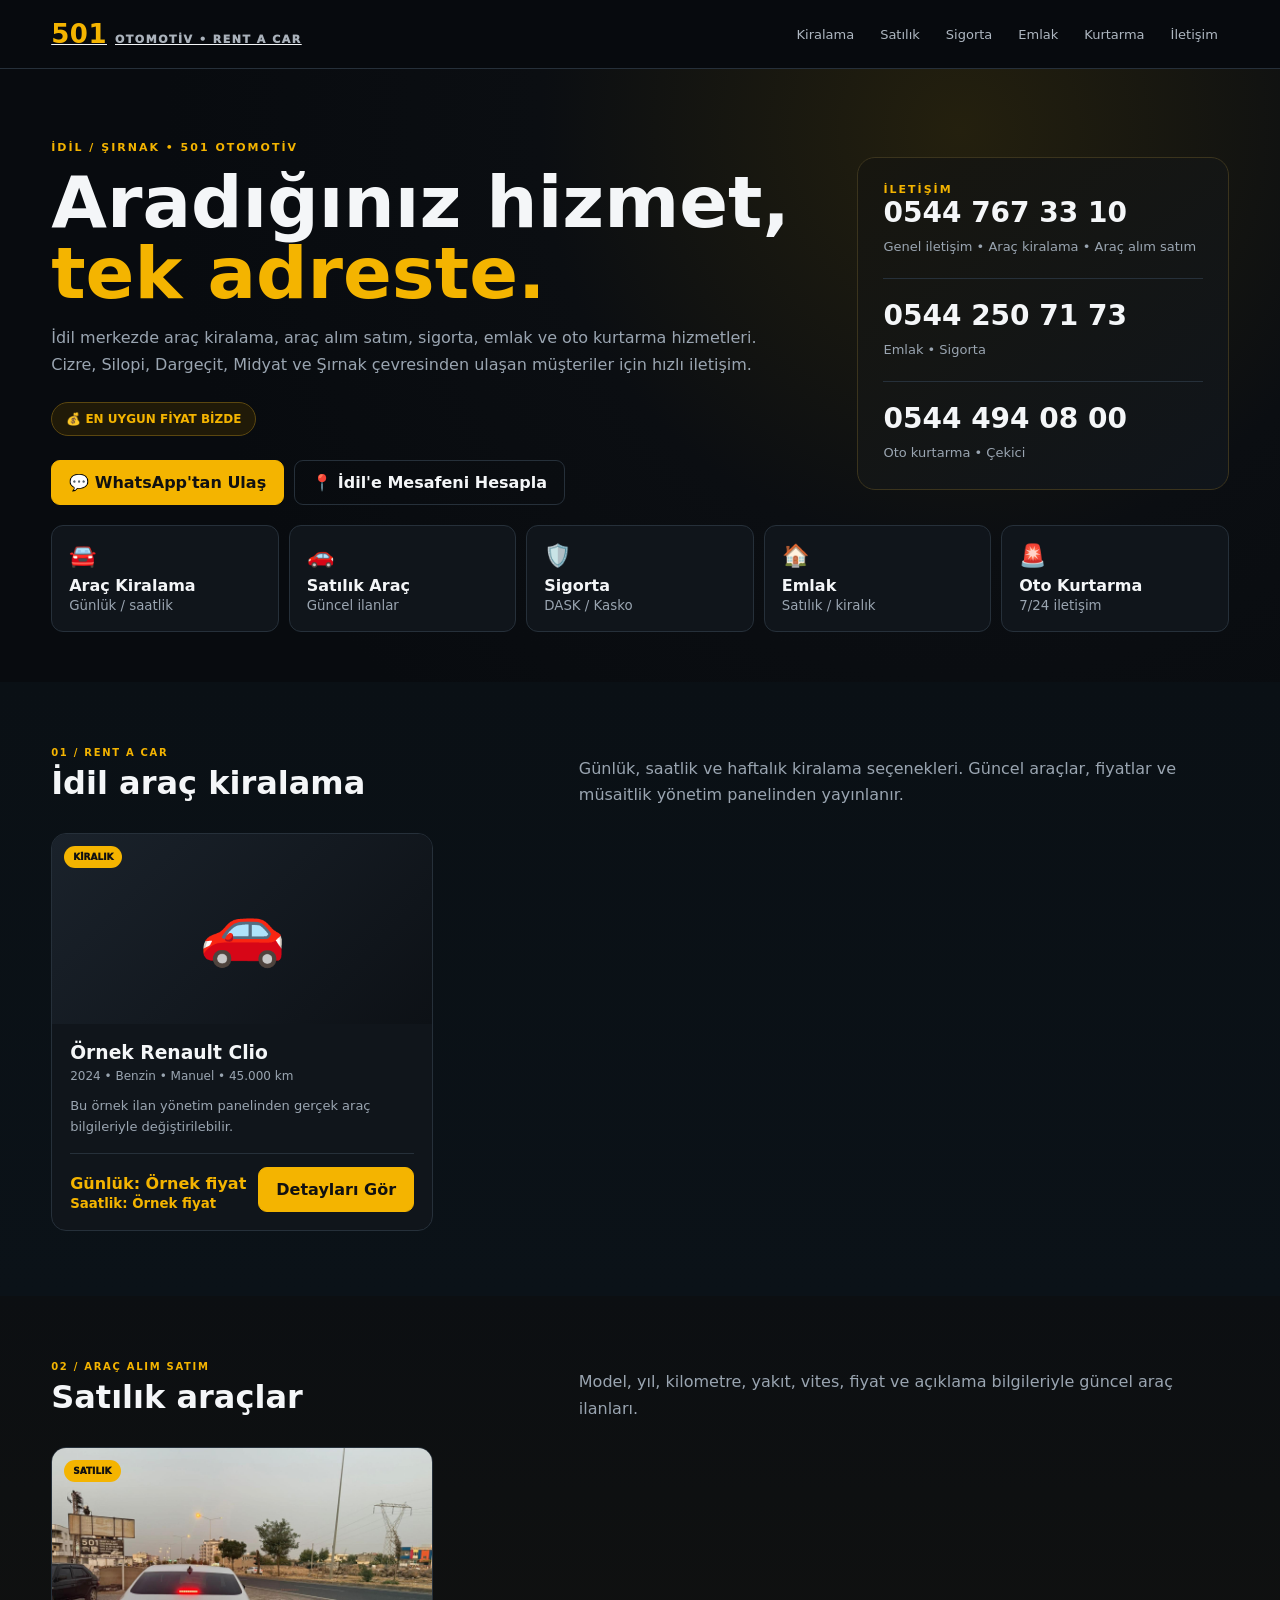
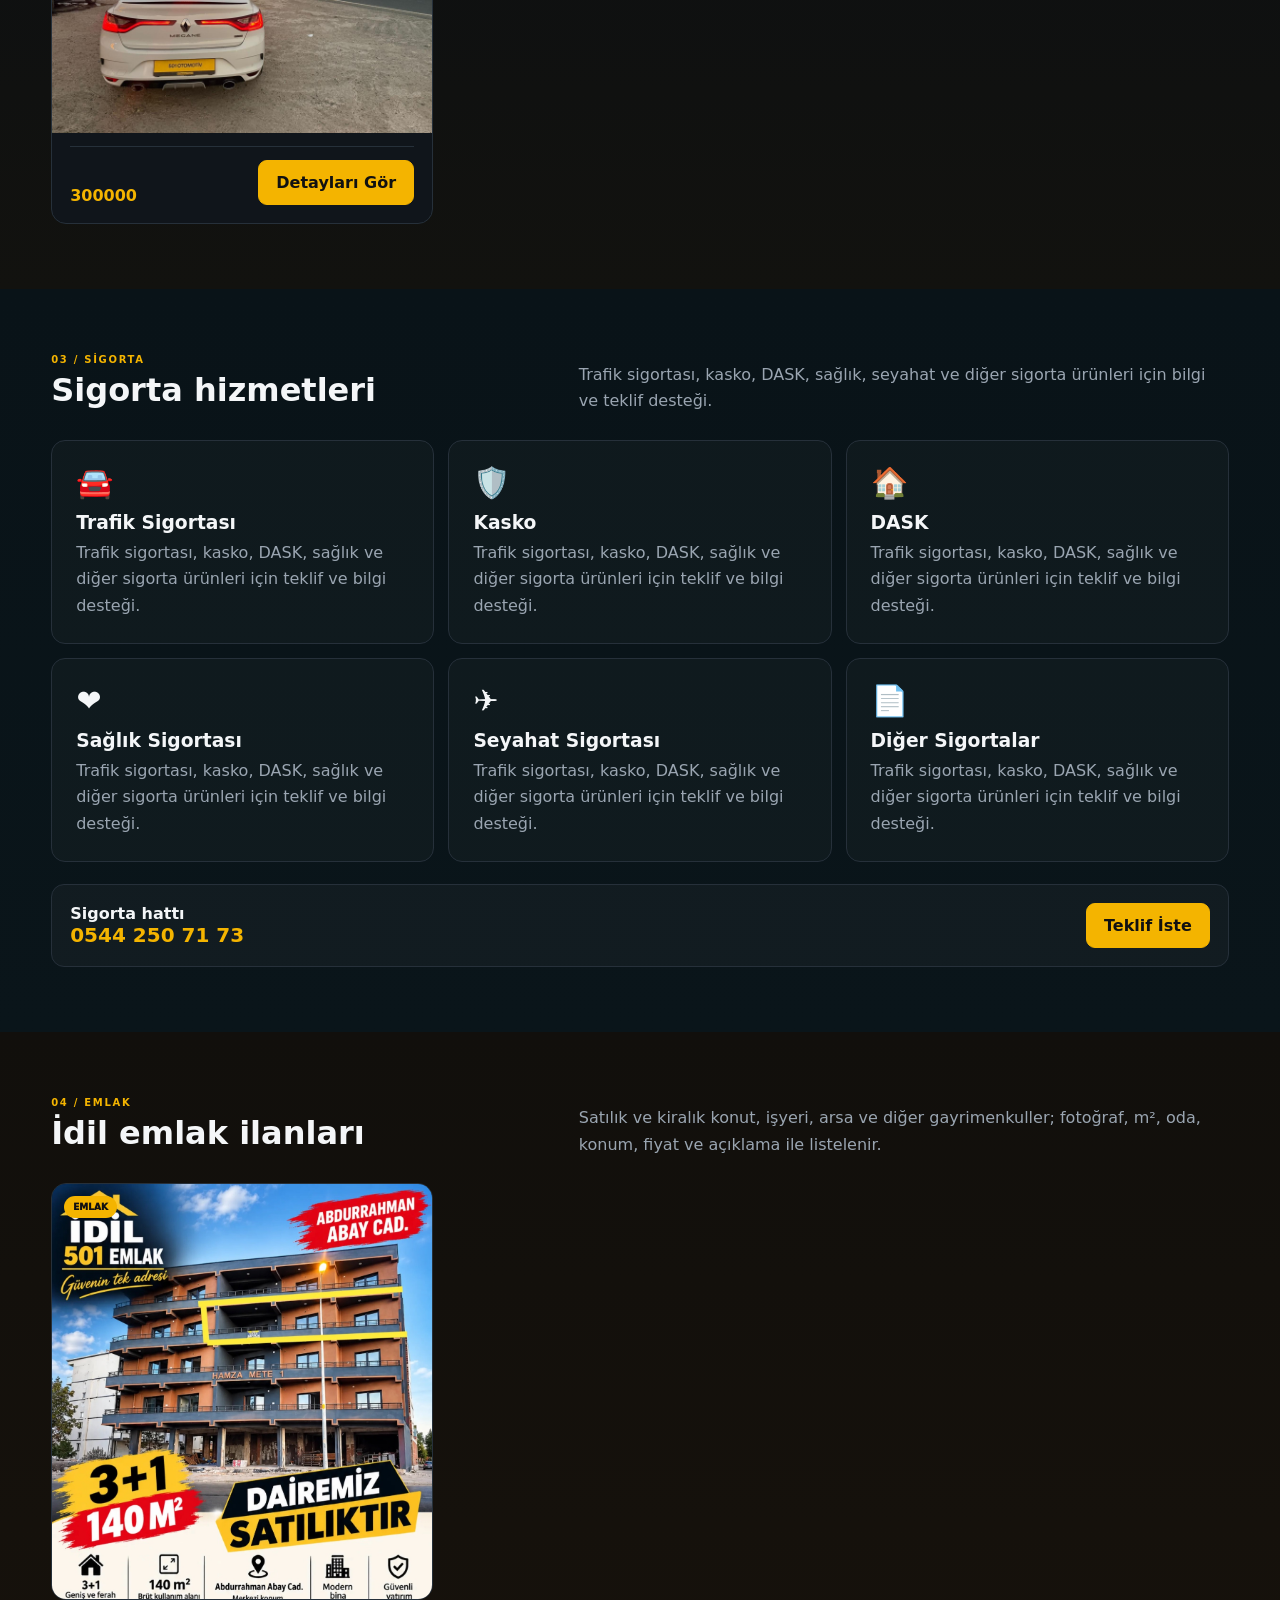
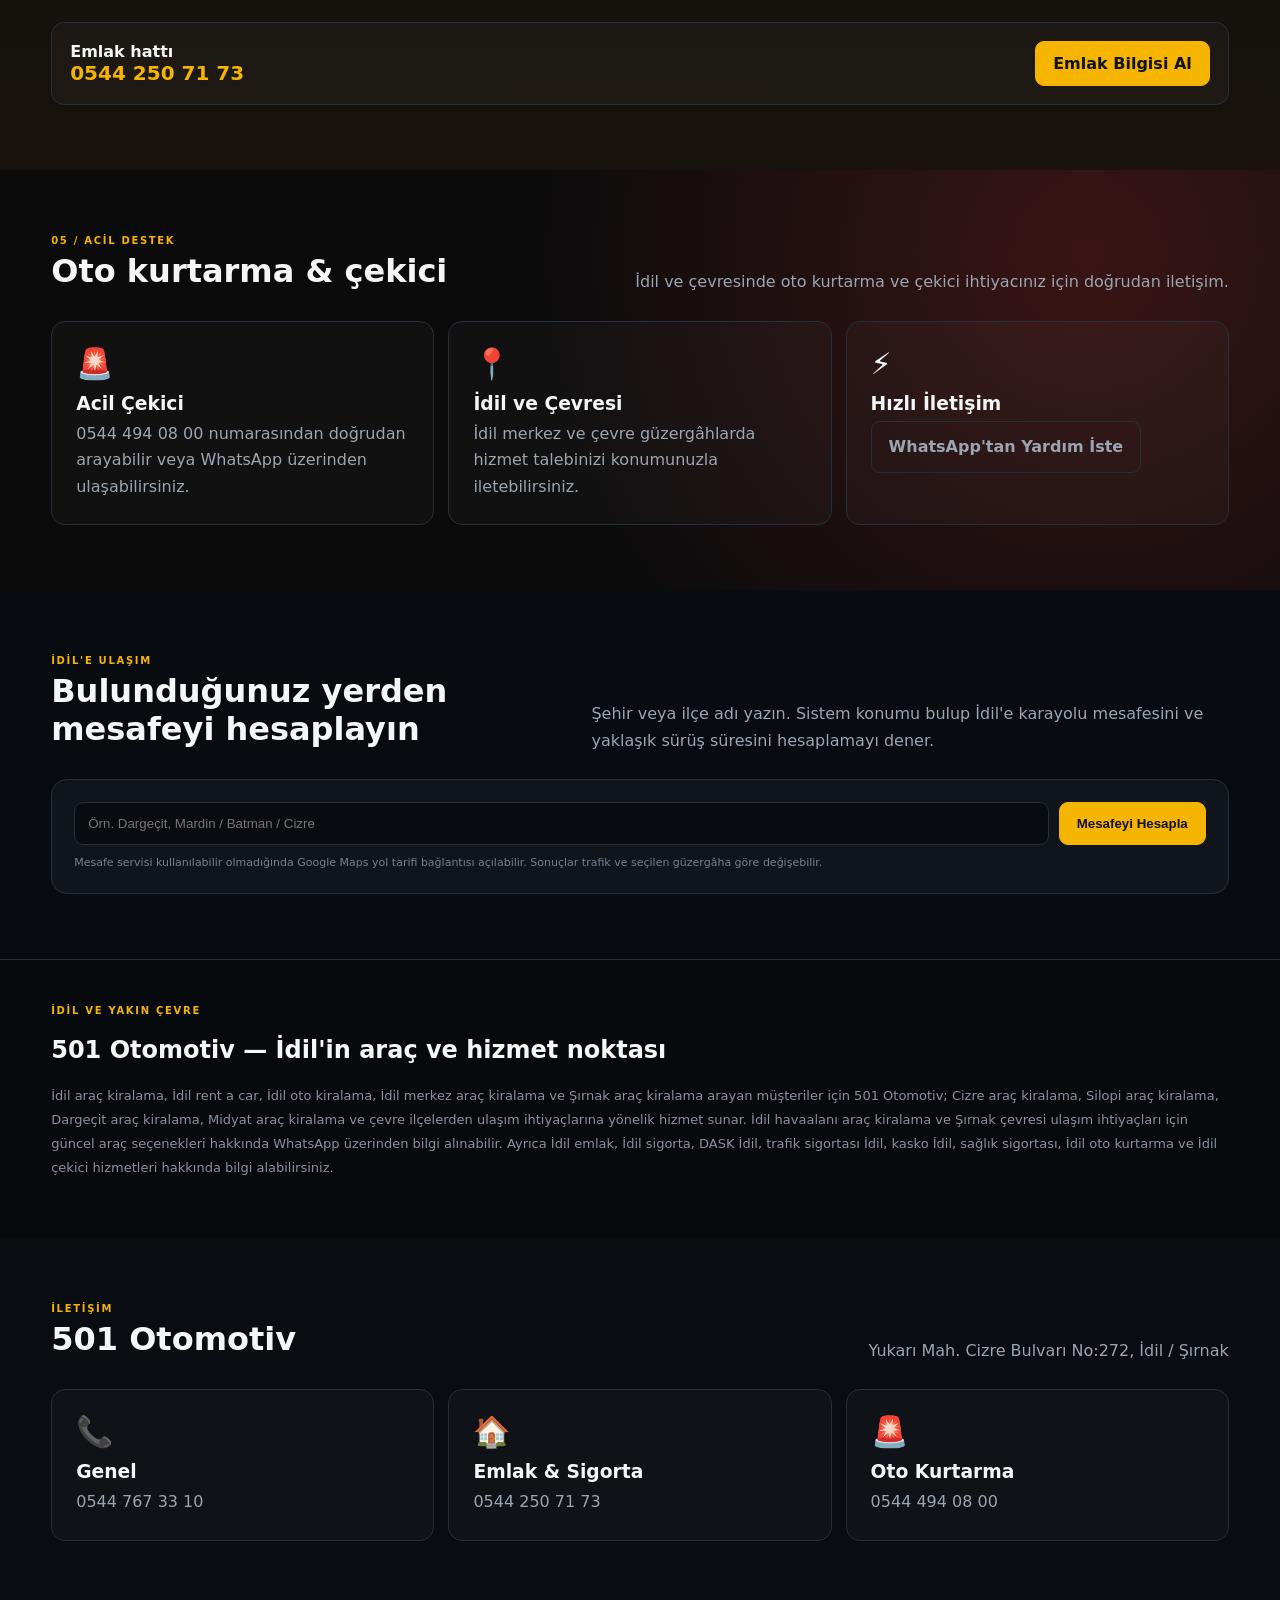
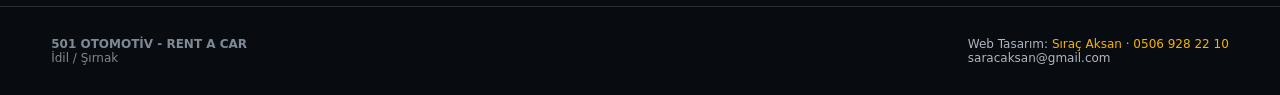
<file: index.html>
<!doctype html>
<html lang="tr">
<head>
<meta charset="utf-8">
<meta name="viewport" content="width=device-width,initial-scale=1">
<title>501 Otomotiv | İdil Araç Kiralama, Sigorta, Emlak, Oto Kurtarma</title>
<meta name="description" content="İdil merkez 501 Otomotiv: araç kiralama, araç alım satım, sigorta, emlak ve oto kurtarma. Cizre, Silopi, Dargeçit, Midyat ve Şırnak çevresine hizmet.">
<meta name="keywords" content="İdil araç kiralama, İdil rent a car, İdil oto kiralama, İdil Şırnak araç kiralama, İdil merkez araç kiralama, Cizre araç kiralama, Silopi araç kiralama, Dargeçit araç kiralama, Midyat araç kiralama, Şırnak araç kiralama, İdil havaalanı araç kiralama, Şırnak havaalanı araç kiralama, İdil emlak, İdil sigorta, DASK İdil, trafik sigortası İdil, kasko İdil, İdil oto kurtarma, İdil çekici">
<meta property="og:title" content="501 Otomotiv - İdil">
<meta property="og:description" content="İdil merkez araç kiralama, sigorta, emlak, araç alım satım ve oto kurtarma.">
<style>
:root{--bg:#080b0f;--panel:#10151b;--panel2:#151b22;--line:#26303a;--text:#f4f6f8;--muted:#9aa5b1;--gold:#f4b400;--red:#e34b4b}
*{box-sizing:border-box}html{scroll-behavior:smooth}body{margin:0;background:var(--bg);color:var(--text);font-family:Inter,system-ui,-apple-system,Segoe UI,Arial,sans-serif}a{color:inherit}.wrap{width:min(1180px,92%);margin:auto}
header{position:sticky;top:0;z-index:50;background:rgba(8,11,15,.94);backdrop-filter:blur(12px);border-bottom:1px solid var(--line)}
.nav{height:68px;display:flex;align-items:center;justify-content:space-between;gap:20px}.logo{font-weight:950;letter-spacing:.5px}.logo b{color:var(--gold);font-size:26px}.logo span{font-size:11px;color:#aab2bb;margin-left:8px;letter-spacing:1.5px}
nav{display:flex;gap:4px}nav a{text-decoration:none;color:#aeb7c1;padding:10px 11px;border-radius:8px;font-size:13px}nav a:hover{background:var(--panel2);color:white}
.hero{padding:72px 0 50px;background:radial-gradient(circle at 75% 10%,#24200e 0,#0b0e12 38%,#080b0f 72%)}.hero-grid{display:grid;grid-template-columns:1.35fr .65fr;gap:35px;align-items:center}.eyebrow{color:var(--gold);font-weight:900;font-size:11px;letter-spacing:2px}.hero h1{font-size:clamp(38px,6vw,72px);line-height:.98;margin:13px 0}.hero h1 em{font-style:normal;color:var(--gold)}.hero p{color:var(--muted);line-height:1.7;max-width:720px}.badge{display:inline-block;margin-top:8px;padding:9px 14px;border:1px solid #5b4710;background:#201a08;color:var(--gold);border-radius:999px;font-size:12px;font-weight:900}.hero-actions{display:flex;gap:10px;flex-wrap:wrap;margin-top:24px}.btn{display:inline-flex;align-items:center;justify-content:center;text-decoration:none;border-radius:9px;padding:12px 17px;font-weight:850;border:1px solid var(--line)}.primary{background:var(--gold);color:#111;border-color:var(--gold)}.hero-card{border:1px solid #3b341d;background:linear-gradient(145deg,#17160f,#10151b);border-radius:18px;padding:25px}.hero-card strong{font-size:28px}.hero-card p{font-size:13px;margin:7px 0 0}
.services{display:grid;grid-template-columns:repeat(5,1fr);gap:10px;margin-top:20px}.service{padding:17px;border:1px solid var(--line);background:var(--panel);border-radius:12px;text-decoration:none}.service span{font-size:22px}.service b{display:block;margin-top:8px}.service small{color:var(--muted)}
.section{padding:65px 0}.section-head{display:flex;justify-content:space-between;gap:25px;align-items:end;margin-bottom:25px}.section-head h2{font-size:32px;margin:6px 0}.section-head p{color:var(--muted);max-width:650px;line-height:1.65;margin:0}.kicker{font-size:10px;color:var(--gold);font-weight:900;letter-spacing:1.7px}
.cards{display:grid;grid-template-columns:repeat(3,1fr);gap:16px}.card{background:var(--panel);border:1px solid var(--line);border-radius:15px;overflow:hidden}.card-img{height:190px;background:linear-gradient(135deg,#1a222b,#0d1116);display:grid;place-items:center;font-size:70px;position:relative}.card-img img{width:100%;height:100%;object-fit:cover}.tag{position:absolute;top:12px;left:12px;background:var(--gold);color:#111;border-radius:999px;padding:6px 9px;font-size:9px;font-weight:950}.card-body{padding:18px}.card-body h3{margin:0 0 6px}.meta{color:#9aa5b1;font-size:12px;display:flex;gap:8px;flex-wrap:wrap}.price-row{display:flex;justify-content:space-between;align-items:end;border-top:1px solid var(--line);margin-top:15px;padding-top:13px}.price{font-weight:900;color:var(--gold)}.desc{color:#9aa5b1;font-size:13px;line-height:1.6}.empty{border:1px dashed #34404b;border-radius:15px;padding:35px;text-align:center;color:var(--muted)}
.rental{background:linear-gradient(180deg,#0a1015,#0b1218)}.sales{background:linear-gradient(180deg,#0c0f12,#12120f)}.property{background:linear-gradient(180deg,#110f0c,#17120c)}.insurance{background:linear-gradient(180deg,#091318,#0a151a)}.rescue{background:radial-gradient(circle at 85% 20%,#3a1515,#0c0b0c 48%)}.contact{background:#090c10}
.feature-grid{display:grid;grid-template-columns:repeat(3,1fr);gap:14px}.feature{padding:24px;border:1px solid var(--line);border-radius:14px;background:rgba(255,255,255,.025)}.feature .ico{font-size:30px}.feature h3{margin:12px 0 7px}.feature p{color:var(--muted);line-height:1.65;margin:0}
.route-box{border:1px solid var(--line);background:var(--panel);border-radius:16px;padding:22px}.route-controls{display:grid;grid-template-columns:1fr auto;gap:10px}.route-controls input{min-width:0;background:#080b0f;border:1px solid var(--line);color:white;border-radius:9px;padding:13px}.route-result{display:none;margin-top:18px;grid-template-columns:repeat(3,1fr);gap:10px}.metric{padding:17px;background:#0b1015;border:1px solid var(--line);border-radius:11px}.metric small{display:block;color:var(--muted);font-size:10px}.metric b{font-size:21px;color:var(--gold)}.map-link{display:none;margin-top:12px}.notice{font-size:11px;color:#75818d;margin-top:10px;line-height:1.5}
.insurance-grid{display:grid;grid-template-columns:repeat(3,1fr);gap:14px}.contact-strip{display:flex;justify-content:space-between;gap:15px;align-items:center;margin-top:22px;padding:18px;border:1px solid var(--line);border-radius:13px;background:rgba(255,255,255,.03)}
.seo{padding:45px 0;background:#070a0d;border-top:1px solid var(--line)}.seo p{color:#87929e;line-height:1.85;font-size:13px}
footer{border-top:1px solid var(--line);padding:30px 0;color:#7e8995;font-size:12px}.footer-grid{display:flex;justify-content:space-between;gap:20px;flex-wrap:wrap}.designer{color:#aeb7c1}.designer a{color:var(--gold);text-decoration:none}
@media(max-width:900px){nav{display:none}.hero-grid{grid-template-columns:1fr}.services{grid-template-columns:repeat(2,1fr)}.cards,.feature-grid,.insurance-grid{grid-template-columns:1fr 1fr}.route-result{grid-template-columns:1fr 1fr}}
@media(max-width:600px){.hero{padding-top:45px}.services,.cards,.feature-grid,.insurance-grid{grid-template-columns:1fr}.section{padding:45px 0}.section-head{display:block}.route-controls{grid-template-columns:1fr}.route-result{grid-template-columns:1fr}.contact-strip{display:block}.contact-strip .btn{margin-top:12px}}

.detail-page{min-height:100vh;background:linear-gradient(180deg,#080b0f,#0d1116)}
.detail-wrap{width:min(1180px,92%);margin:auto;padding:35px 0 70px}
.back{display:inline-flex;text-decoration:none;color:#aeb7c1;margin-bottom:18px}.detail-grid{display:grid;grid-template-columns:1.2fr .8fr;gap:25px;align-items:start}
.gallery{background:#0d1319;border:1px solid var(--line);border-radius:18px;overflow:hidden}.gallery-main{height:500px;display:grid;place-items:center;background:#10171e}.gallery-main img{width:100%;height:100%;object-fit:contain}.thumbs{display:flex;gap:8px;padding:10px;overflow:auto;border-top:1px solid var(--line)}.thumb{width:76px;height:60px;flex:0 0 auto;object-fit:cover;border-radius:8px;border:1px solid var(--line);cursor:pointer}.thumb.active{border:2px solid var(--gold)}
.detail-info{background:var(--panel);border:1px solid var(--line);border-radius:18px;padding:25px}.detail-info h1{font-size:36px;line-height:1.05;margin:5px 0 12px}.detail-tag{display:inline-block;color:#111;background:var(--gold);font-size:10px;font-weight:950;border-radius:999px;padding:6px 9px}.detail-price{font-size:24px;color:var(--gold);font-weight:950;margin:18px 0}.specs{display:grid;grid-template-columns:1fr 1fr;gap:9px;margin:18px 0}.spec{background:#0b1015;border:1px solid var(--line);border-radius:10px;padding:13px}.spec small{display:block;color:#7f8a96;font-size:10px}.spec b{display:block;margin-top:4px}.detail-desc{color:#aab4bf;line-height:1.8;white-space:pre-line}.detail-actions{display:flex;gap:9px;flex-wrap:wrap;margin-top:22px}.detail-section{margin-top:18px;padding-top:18px;border-top:1px solid var(--line)}.count{color:#7f8a96;font-size:11px}
@media(max-width:850px){.detail-grid{grid-template-columns:1fr}.gallery-main{height:360px}.detail-info h1{font-size:30px}}
@media(max-width:520px){.detail-wrap{padding-top:22px}.gallery-main{height:260px}.specs{grid-template-columns:1fr}}
</style>
</head>
<body>
<header><div class="wrap nav"><a class="logo" href="#"><b>501</b><span>OTOMOTİV • RENT A CAR</span></a><nav><a href="#kiralama">Kiralama</a><a href="#satilik">Satılık</a><a href="#sigorta">Sigorta</a><a href="#emlak">Emlak</a><a href="#kurtarma">Kurtarma</a><a href="#iletisim">İletişim</a></nav></div></header>

<main>
<section class="hero"><div class="wrap">
  <div class="hero-grid"><div>
    <div class="eyebrow">İDİL / ŞIRNAK • 501 OTOMOTİV</div>
    <h1>Aradığınız hizmet,<br><em>tek adreste.</em></h1>
    <p>İdil merkezde araç kiralama, araç alım satım, sigorta, emlak ve oto kurtarma hizmetleri. Cizre, Silopi, Dargeçit, Midyat ve Şırnak çevresinden ulaşan müşteriler için hızlı iletişim.</p>
    <span class="badge">💰 EN UYGUN FİYAT BİZDE</span>
    <div class="hero-actions"><a class="btn primary" href="https://wa.me/905447673310" target="_blank">💬 WhatsApp'tan Ulaş</a><a class="btn" href="#mesafe">📍 İdil'e Mesafeni Hesapla</a></div>
  </div><div class="hero-card"><div class="eyebrow">İLETİŞİM</div><strong>0544 767 33 10</strong><p>Genel iletişim • Araç kiralama • Araç alım satım</p><hr style="border:0;border-top:1px solid var(--line);margin:20px 0"><strong>0544 250 71 73</strong><p>Emlak • Sigorta</p><hr style="border:0;border-top:1px solid var(--line);margin:20px 0"><strong>0544 494 08 00</strong><p>Oto kurtarma • Çekici</p></div></div>
  <div class="services">
    <a class="service" href="#kiralama"><span>🚘</span><b>Araç Kiralama</b><small>Günlük / saatlik</small></a>
    <a class="service" href="#satilik"><span>🚗</span><b>Satılık Araç</b><small>Güncel ilanlar</small></a>
    <a class="service" href="#sigorta"><span>🛡️</span><b>Sigorta</b><small>DASK / Kasko</small></a>
    <a class="service" href="#emlak"><span>🏠</span><b>Emlak</b><small>Satılık / kiralık</small></a>
    <a class="service" href="#kurtarma"><span>🚨</span><b>Oto Kurtarma</b><small>7/24 iletişim</small></a>
  </div>
</div></section>

<section id="kiralama" class="section rental"><div class="wrap"><div class="section-head"><div><div class="kicker">01 / RENT A CAR</div><h2>İdil araç kiralama</h2></div><p>Günlük, saatlik ve haftalık kiralama seçenekleri. Güncel araçlar, fiyatlar ve müsaitlik yönetim panelinden yayınlanır.</p></div><div id="rentalCards" class="cards"></div></div></section>

<section id="satilik" class="section sales"><div class="wrap"><div class="section-head"><div><div class="kicker">02 / ARAÇ ALIM SATIM</div><h2>Satılık araçlar</h2></div><p>Model, yıl, kilometre, yakıt, vites, fiyat ve açıklama bilgileriyle güncel araç ilanları.</p></div><div id="saleCards" class="cards"></div></div></section>

<section id="sigorta" class="section insurance"><div class="wrap"><div class="section-head"><div><div class="kicker">03 / SİGORTA</div><h2>Sigorta hizmetleri</h2></div><p>Trafik sigortası, kasko, DASK, sağlık, seyahat ve diğer sigorta ürünleri için bilgi ve teklif desteği.</p></div>
<div class="insurance-grid" id="insuranceCards"></div><div class="contact-strip"><div><b>Sigorta hattı</b><div style="color:var(--gold);font-size:20px;font-weight:900">0544 250 71 73</div></div><a class="btn primary" href="https://wa.me/905442507173" target="_blank">Teklif İste</a></div></div></section>

<section id="emlak" class="section property"><div class="wrap"><div class="section-head"><div><div class="kicker">04 / EMLAK</div><h2>İdil emlak ilanları</h2></div><p>Satılık ve kiralık konut, işyeri, arsa ve diğer gayrimenkuller; fotoğraf, m², oda, konum, fiyat ve açıklama ile listelenir.</p></div><div id="propertyCards" class="cards"></div><div class="contact-strip"><div><b>Emlak hattı</b><div style="color:var(--gold);font-size:20px;font-weight:900">0544 250 71 73</div></div><a class="btn primary" href="https://wa.me/905442507173" target="_blank">Emlak Bilgisi Al</a></div></div></section>

<section id="kurtarma" class="section rescue"><div class="wrap"><div class="section-head"><div><div class="kicker">05 / ACİL DESTEK</div><h2>Oto kurtarma & çekici</h2></div><p>İdil ve çevresinde oto kurtarma ve çekici ihtiyacınız için doğrudan iletişim.</p></div><div class="feature-grid"><div class="feature"><div class="ico">🚨</div><h3>Acil Çekici</h3><p>0544 494 08 00 numarasından doğrudan arayabilir veya WhatsApp üzerinden ulaşabilirsiniz.</p></div><div class="feature"><div class="ico">📍</div><h3>İdil ve Çevresi</h3><p>İdil merkez ve çevre güzergâhlarda hizmet talebinizi konumunuzla iletebilirsiniz.</p></div><div class="feature"><div class="ico">⚡</div><h3>Hızlı İletişim</h3><p><a class="btn" href="https://wa.me/905444940800" target="_blank">WhatsApp'tan Yardım İste</a></p></div></div></div></section>

<section id="mesafe" class="section"><div class="wrap"><div class="section-head"><div><div class="kicker">İDİL'E ULAŞIM</div><h2>Bulunduğunuz yerden mesafeyi hesaplayın</h2></div><p>Şehir veya ilçe adı yazın. Sistem konumu bulup İdil'e karayolu mesafesini ve yaklaşık sürüş süresini hesaplamayı dener.</p></div>
<div class="route-box"><div class="route-controls"><input id="origin" placeholder="Örn. Dargeçit, Mardin / Batman / Cizre"><button class="btn primary" id="calc">Mesafeyi Hesapla</button></div><div id="routeResult" class="route-result"><div class="metric"><small>Karayolu mesafesi</small><b id="km">—</b></div><div class="metric"><small>Yaklaşık sürüş</small><b id="time">—</b></div><div class="metric"><small>Hedef</small><b>İdil</b></div></div><a id="mapLink" class="btn map-link" target="_blank">🗺️ Google Maps'te yol güzergâhını aç</a><div class="notice">Mesafe servisi kullanılabilir olmadığında Google Maps yol tarifi bağlantısı açılabilir. Sonuçlar trafik ve seçilen güzergâha göre değişebilir.</div></div></div></section>

<section class="seo"><div class="wrap"><div class="kicker">İDİL VE YAKIN ÇEVRE</div><h2>501 Otomotiv — İdil'in araç ve hizmet noktası</h2><p>İdil araç kiralama, İdil rent a car, İdil oto kiralama, İdil merkez araç kiralama ve Şırnak araç kiralama arayan müşteriler için 501 Otomotiv; Cizre araç kiralama, Silopi araç kiralama, Dargeçit araç kiralama, Midyat araç kiralama ve çevre ilçelerden ulaşım ihtiyaçlarına yönelik hizmet sunar. İdil havaalanı araç kiralama ve Şırnak çevresi ulaşım ihtiyaçları için güncel araç seçenekleri hakkında WhatsApp üzerinden bilgi alınabilir. Ayrıca İdil emlak, İdil sigorta, DASK İdil, trafik sigortası İdil, kasko İdil, sağlık sigortası, İdil oto kurtarma ve İdil çekici hizmetleri hakkında bilgi alabilirsiniz.</p></div></section>

<section id="iletisim" class="section contact"><div class="wrap"><div class="section-head"><div><div class="kicker">İLETİŞİM</div><h2>501 Otomotiv</h2></div><p>Yukarı Mah. Cizre Bulvarı No:272, İdil / Şırnak</p></div><div class="feature-grid"><div class="feature"><div class="ico">📞</div><h3>Genel</h3><p>0544 767 33 10</p></div><div class="feature"><div class="ico">🏠</div><h3>Emlak & Sigorta</h3><p>0544 250 71 73</p></div><div class="feature"><div class="ico">🚨</div><h3>Oto Kurtarma</h3><p>0544 494 08 00</p></div></div></div></section>
</main>

<footer><div class="wrap footer-grid"><div><b>501 OTOMOTİV - RENT A CAR</b><br>İdil / Şırnak</div><div class="designer">Web Tasarım: <a href="mailto:saracaksan@gmail.com">Sıraç Aksan</a> · <a href="tel:+905069282210">0506 928 22 10</a><br>saracaksan@gmail.com</div></div></footer>

<script>
const COMPANY={lat:37.33407974243164,lon:41.87986755371094};
const $=id=>document.getElementById(id);
function esc(v){return String(v??"").replace(/[&<>"']/g,m=>({"&":"&amp;","<":"&lt;",">":"&gt;",'"':"&quot;","'":"&#39;"}[m]))}
function detailUrl(type,id){return `detail.html?type=${encodeURIComponent(type)}&id=${encodeURIComponent(id)}`}
function card(x,type){
 let icon=type==="property"?"🏠":"🚗", tag=type==="rental"?"KİRALIK":type==="sale"?"SATILIK":"EMLAK";
 let imgs=Array.isArray(x.images)?x.images:(x.image?[x.image]:[]);
 let image=imgs[0]?`<img src="${esc(imgs[0])}" alt="${esc(x.title)}">`:icon;
 let meta=type==="property"
 ? [x.type,x.area?x.area+" m²":"",x.rooms,x.location].filter(Boolean).join(" • ")
 : [x.year,x.fuel,x.transmission,x.km?x.km+" km":""].filter(Boolean).join(" • ");
 let price=type==="rental"?`Günlük: ${esc(x.dailyPrice||"Bilgi için WhatsApp")}<br><small>Saatlik: ${esc(x.hourlyPrice||"Bilgi için WhatsApp")}</small>`:esc(x.price||"Fiyat bilgisi için iletişim");
 return `<article class="card"><a href="${detailUrl(type,x.id)}" style="text-decoration:none"><div class="card-img">${image}<span class="tag">${tag}</span></div></a><div class="card-body"><h3>${esc(x.title)}</h3><div class="meta">${esc(meta)}${imgs.length>1?` • 📷 ${imgs.length} fotoğraf`:""}</div><p class="desc">${esc(x.description||"Detaylı bilgi için ilanı açın.")}</p><div class="price-row"><div class="price">${price}</div><a class="btn primary" href="${detailUrl(type,x.id)}">Detayları Gör</a></div></div></article>`;
}
async function load(){
 try{
  const r=await fetch("data/site.json?"+Date.now()); const d=await r.json();
  $("rentalCards").innerHTML=(d.rentalVehicles||[]).length?(d.rentalVehicles.map(x=>card(x,"rental")).join("")):`<div class="empty">Şu anda yayınlanmış kiralık araç ilanı bulunmuyor.</div>`;
  $("saleCards").innerHTML=(d.saleVehicles||[]).length?(d.saleVehicles.map(x=>card(x,"sale")).join("")):`<div class="empty">Şu anda yayınlanmış satılık araç ilanı bulunmuyor.</div>`;
  $("propertyCards").innerHTML=(d.properties||[]).length?(d.properties.map(x=>card(x,"property")).join("")):`<div class="empty">Şu anda yayınlanmış emlak ilanı bulunmuyor.</div>`;
  const types=d.insurance?.types||[];
  $("insuranceCards").innerHTML=types.map((t,i)=>`<div class="feature"><div class="ico">${["🚘","🛡️","🏠","❤️","✈️","📄"][i]||"🛡️"}</div><h3>${esc(t)}</h3><p>${esc(d.insurance?.description||"Bilgi ve teklif için iletişime geçin.")}</p></div>`).join("");
 }catch(e){console.warn(e)}
}
$("calc").onclick=async()=>{
 const q=$("origin").value.trim(); if(!q){alert("Şehir veya ilçe yazın.");return}
 $("calc").disabled=true;$("calc").textContent="Hesaplanıyor...";
 try{
  const g=await fetch("https://nominatim.openstreetmap.org/search?format=json&limit=1&countrycodes=tr&q="+encodeURIComponent(q),{headers:{"Accept-Language":"tr"}}).then(r=>r.json());
  if(!g.length) throw new Error("Konum bulunamadı.");
  const lon=g[0].lon,lat=g[0].lat;
  const route=await fetch(`https://router.project-osrm.org/route/v1/driving/${lon},${lat};${COMPANY.lon},${COMPANY.lat}?overview=false`).then(r=>r.json());
  if(route.code!=="Ok")throw new Error("Rota bulunamadı.");
  const km=(route.routes[0].distance/1000).toFixed(1), min=Math.round(route.routes[0].duration/60);
  const h=Math.floor(min/60),m=min%60;$("km").textContent=km+" km";$("time").textContent=(h?h+" sa ":"")+m+" dk";
  $("routeResult").style.display="grid";
  $("mapLink").style.display="inline-flex";
  $("mapLink").href=`https://www.google.com/maps/dir/?api=1&origin=${encodeURIComponent(q)}&destination=${COMPANY.lat},${COMPANY.lon}&travelmode=driving`;
 }catch(e){
  $("routeResult").style.display="grid";$("km").textContent="—";$("time").textContent="Haritada aç";
  $("mapLink").style.display="inline-flex";$("mapLink").href=`https://www.google.com/maps/dir/?api=1&origin=${encodeURIComponent(q)}&destination=${COMPANY.lat},${COMPANY.lon}&travelmode=driving`;
  alert("Otomatik mesafe hesabı yapılamadı. Google Maps güzergâhını açabilirsiniz.");
 }finally{$("calc").disabled=false;$("calc").textContent="Mesafeyi Hesapla"}
};
load();
</script>
</body>
</html>
</file>
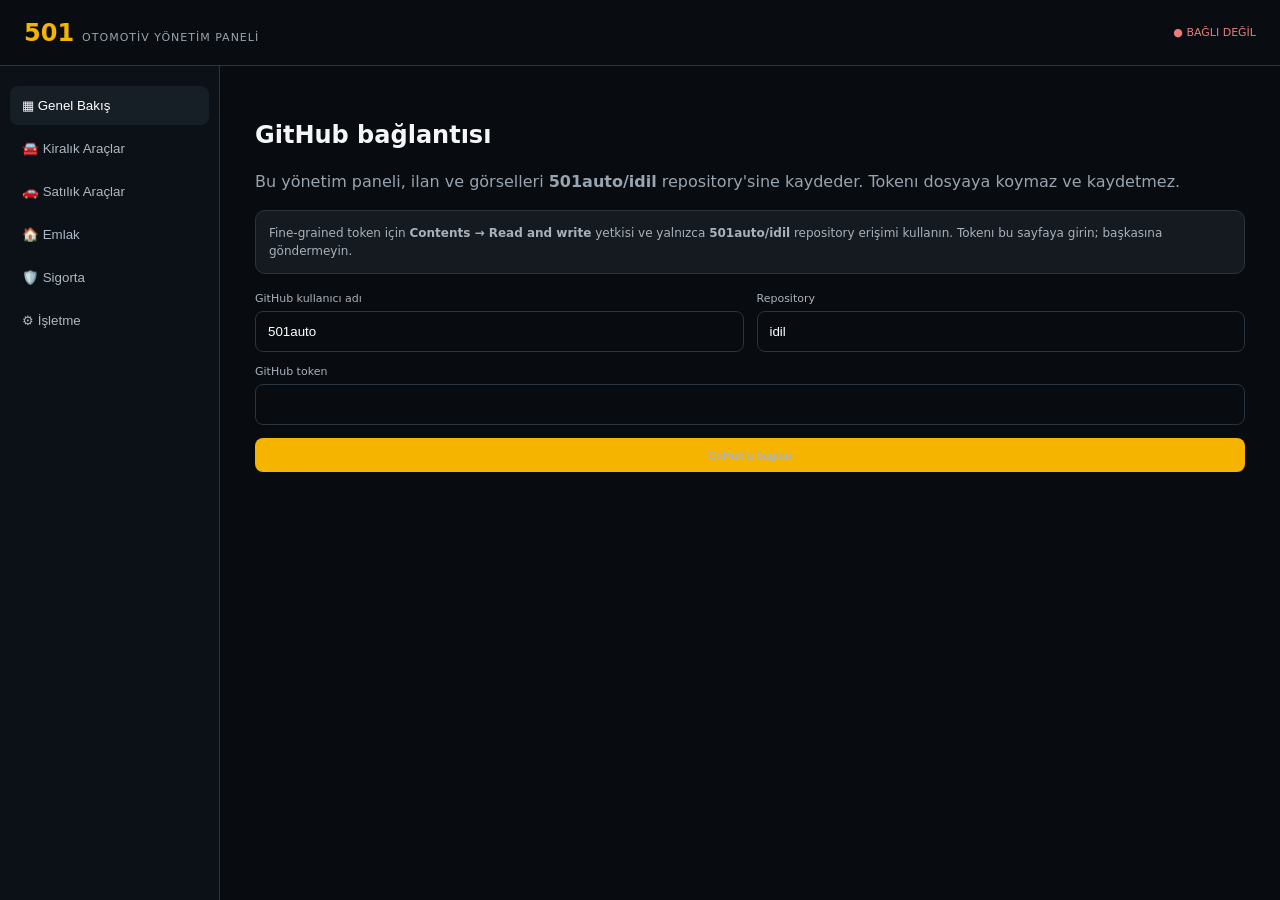
<file: admin.html>
<!doctype html><html lang="tr"><head><meta charset="utf-8"><meta name="viewport" content="width=device-width,initial-scale=1"><title>501 Otomotiv Yönetim</title>
<style>
:root{--bg:#080b0f;--p:#11171e;--p2:#161e26;--line:#29343f;--txt:#f4f6f8;--muted:#98a4b0;--gold:#f4b400;--red:#e15a5a}
*{box-sizing:border-box}body{margin:0;background:var(--bg);color:var(--txt);font-family:Inter,system-ui,Arial}.top{height:66px;border-bottom:1px solid var(--line);display:flex;align-items:center;justify-content:space-between;padding:0 24px;position:sticky;top:0;background:#0a0e13ee;backdrop-filter:blur(10px);z-index:5}.top b{font-size:24px;color:var(--gold)}.top span{font-size:11px;color:var(--muted);margin-left:8px;letter-spacing:1px}.status{font-size:11px;color:#e87c7c}.ok{color:#55d68a}.layout{display:grid;grid-template-columns:220px 1fr;min-height:calc(100vh - 66px)}aside{border-right:1px solid var(--line);padding:18px 10px;background:#0c1117}aside button{width:100%;text-align:left;border:0;background:transparent;color:#aeb8c2;padding:12px;border-radius:8px;margin:2px 0;cursor:pointer}aside button.active,aside button:hover{background:var(--p2);color:white}main{padding:35px;max-width:1150px;width:100%}.page{display:none}.page.active{display:block}.intro{color:var(--muted);line-height:1.6}.stats{display:grid;grid-template-columns:repeat(3,1fr);gap:12px;margin:20px 0}.stat{padding:20px;background:var(--p);border:1px solid var(--line);border-radius:12px}.stat b{display:block;font-size:32px;color:var(--gold)}.stat small{color:var(--muted)}.bar{display:flex;justify-content:space-between;align-items:center;gap:15px;margin-bottom:18px}.add,.save{border:0;background:var(--gold);color:#111;padding:11px 15px;border-radius:8px;font-weight:900;cursor:pointer}.list{display:grid;gap:10px}.item{display:flex;justify-content:space-between;align-items:center;gap:15px;padding:16px;background:var(--p);border:1px solid var(--line);border-radius:12px}.item small{display:block;color:var(--muted);margin-top:5px}.item button{border:1px solid var(--line);background:#18202a;color:white;padding:8px 10px;border-radius:7px;cursor:pointer}.item .del{color:#ff8181}.form{display:grid;grid-template-columns:1fr 1fr;gap:13px}.field{font-size:11px;color:#aab4bf}.field.full{grid-column:1/-1}.field input,.field textarea,.field select{width:100%;margin-top:6px;padding:12px;border-radius:8px;border:1px solid var(--line);background:#080c11;color:white}.field textarea{min-height:100px;resize:vertical}.drop{border:1px dashed #44515e;border-radius:10px;padding:20px;background:#0c1117}.preview{width:130px;height:90px;object-fit:cover;border-radius:8px;margin-top:10px}.photo-grid{display:grid;grid-template-columns:repeat(5,1fr);gap:9px;margin-top:12px}.photo-card{position:relative;border:1px solid var(--line);border-radius:9px;background:#080c11;padding:4px;cursor:pointer}.photo-card img{width:100%;aspect-ratio:1.35;object-fit:cover;border-radius:6px;display:block}.photo-card .check{position:absolute;right:6px;top:6px;background:#111c;color:white;border:1px solid #ffffff44;border-radius:6px;padding:3px 5px;font-size:11px}.photo-card.selected{border:2px solid var(--gold)}.photo-card .remove{position:absolute;left:6px;top:6px;background:#b82f3b;color:white;border:0;border-radius:6px;padding:3px 6px;cursor:pointer}.photo-toolbar{display:flex;justify-content:space-between;gap:10px;align-items:center;flex-wrap:wrap;margin-top:10px}.photo-count{font-size:11px;color:var(--muted)}.library-title{margin-top:18px;font-size:13px;color:#dce2e8}.empty-media{padding:16px;border:1px dashed var(--line);border-radius:9px;color:var(--muted);font-size:11px;margin-top:10px}@media(max-width:750px){.photo-grid{grid-template-columns:repeat(3,1fr)}}.note{padding:13px;background:#151a20;border:1px solid var(--line);color:#a8b2bc;border-radius:10px;font-size:12px;line-height:1.5;margin-bottom:18px}.modal{position:fixed;inset:0;background:#000b;display:none;place-items:center;padding:18px;z-index:20}.modal.show{display:grid}.box{width:min(760px,100%);max-height:92vh;overflow:auto;background:#11171e;border:1px solid #34404b;border-radius:16px;padding:25px;position:relative}.close{position:absolute;right:14px;top:10px;border:0;background:transparent;color:white;font-size:26px;cursor:pointer}@media(max-width:750px){.layout{grid-template-columns:1fr}aside{display:flex;overflow:auto;gap:4px;border-right:0;border-bottom:1px solid var(--line)}aside button{min-width:max-content}.form,.stats{grid-template-columns:1fr}.field.full{grid-column:auto}main{padding:22px}.item{display:block}.item button{margin-top:10px}}
</style></head><body>
<header class="top"><div><b>501</b><span>OTOMOTİV YÖNETİM PANELİ</span></div><div id="status" class="status">● BAĞLI DEĞİL</div></header>
<div class="layout"><aside>
<button class="tab active" data-page="home">▦ Genel Bakış</button>
<button class="tab" data-page="rental">🚘 Kiralık Araçlar</button>
<button class="tab" data-page="sale">🚗 Satılık Araçlar</button>
<button class="tab" data-page="property">🏠 Emlak</button>
<button class="tab" data-page="insurance">🛡️ Sigorta</button>
<button class="tab" data-page="business">⚙ İşletme</button>
</aside><main>
<section id="connect" class="page active"><h1>GitHub bağlantısı</h1><p class="intro">Bu yönetim paneli, ilan ve görselleri <b>501auto/idil</b> repository'sine kaydeder. Tokenı dosyaya koymaz ve kaydetmez.</p><div class="note">Fine-grained token için <b>Contents → Read and write</b> yetkisi ve yalnızca <b>501auto/idil</b> repository erişimi kullanın. Tokenı bu sayfaya girin; başkasına göndermeyin.</div><div class="form"><label class="field">GitHub kullanıcı adı<input id="user" value="501auto"></label><label class="field">Repository<input id="repo" value="idil"></label><label class="field full">GitHub token<input id="token" type="password" autocomplete="off"></label><button class="save field full" id="connectBtn">GitHub'a bağlan</button></div></section>

<section id="home" class="page"><h1>Genel Bakış</h1><p class="intro">İlanları burada yönetin. Siteye yalnızca kaydettiğiniz ilanlar yayınlanır.</p><div class="stats"><div class="stat"><b id="sr">0</b><small>Kiralık araç</small></div><div class="stat"><b id="ss">0</b><small>Satılık araç</small></div><div class="stat"><b id="sp">0</b><small>Emlak ilanı</small></div></div><div class="note">Her ilana en fazla 10 fotoğraf ekleyebilirsiniz. Fotoğrafları tek ekranda önizleyebilir, daha önce yüklediğiniz fotoğrafları başka ilanlarda tekrar kullanabilirsiniz.</div></section>

<section id="rental" class="page"><div class="bar"><div><h1>Kiralık Araçlar</h1><p class="intro">Günlük ve saatlik kiralama bilgileri.</p></div><button class="add" onclick="openNew('rental')">+ Araç Ekle</button></div><div id="rentalList" class="list"></div></section>
<section id="sale" class="page"><div class="bar"><div><h1>Satılık Araçlar</h1><p class="intro">Model, yıl, kilometre, yakıt, vites ve fiyat.</p></div><button class="add" onclick="openNew('sale')">+ Satılık Araç</button></div><div id="saleList" class="list"></div></section>
<section id="property" class="page"><div class="bar"><div><h1>Emlak</h1><p class="intro">Emlakta kilometre yerine m², oda, kat ve gayrimenkul türü kullanılır.</p></div><button class="add" onclick="openNew('property')">+ Emlak Ekle</button></div><div id="propertyList" class="list"></div></section>
<section id="insurance" class="page"><h1>Sigorta</h1><p class="intro">Sayfadaki sigorta tanıtımını ve iletişim bilgisini düzenleyin.</p><div class="form"><label class="field">Telefon<input id="insPhone"></label><label class="field">WhatsApp<input id="insWa"></label><label class="field full">Tanıtım<textarea id="insDesc"></textarea></label><button class="save field full" onclick="saveInsurance()">Sigorta bilgilerini kaydet</button></div></section>
<section id="business" class="page"><h1>İşletme Bilgileri</h1><div class="form"><label class="field">İşletme adı<input id="bn"></label><label class="field">Sahibi<input id="bo"></label><label class="field">Genel telefon<input id="bp"></label><label class="field">WhatsApp<input id="bw"></label><label class="field">Emlak / Sigorta<input id="bi"></label><label class="field">Oto kurtarma<input id="bt"></label><label class="field full">Adres<input id="ba"></label><button class="save field full" onclick="saveBusiness()">İşletme bilgilerini kaydet</button></div></section>
</main></div>

<div class="modal" id="modal"><div class="box"><button class="close" onclick="closeModal()">×</button><h2 id="mt">İlan</h2><input type="hidden" id="type"><input type="hidden" id="id"><div id="formFields"></div></div></div>

<script>
let TOKEN="",OWNER="501auto",REPO="idil",DATA=null;
const $=x=>document.getElementById(x);
const api=()=>`https://api.github.com/repos/${OWNER}/${REPO}/contents`;
async function gh(path,opt={}){let r=await fetch(api()+"/"+path,{...opt,headers:{"Accept":"application/vnd.github+json","Authorization":"Bearer "+TOKEN,"X-GitHub-Api-Version":"2022-11-28",...(opt.headers||{})}});if(!r.ok)throw new Error(await r.text());return r.json()}
function enc(s){return btoa(unescape(encodeURIComponent(s)))}function dec(s){return decodeURIComponent(escape(atob(s.replace(/\n/g,""))))}
function esc(v){return String(v??"").replace(/[&<>"']/g,m=>({"&":"&amp;","<":"&lt;",">":"&gt;",'"':"&quot;","'":"&#39;"}[m]))}
async function readData(){let r=await gh("data/site.json");DATA=JSON.parse(dec(r.content));DATA._sha=r.sha;return DATA}
$("connectBtn").onclick=async()=>{TOKEN=$("token").value.trim();OWNER=$("user").value.trim();REPO=$("repo").value.trim();if(!TOKEN)return alert("Token girin.");try{await gh("");await readData();$("connect").classList.remove("active");$("home").classList.add("active");$("status").textContent="● GITHUB BAĞLI";$("status").className="status ok";render();fill();}catch(e){alert("Bağlantı başarısız:\n"+e.message)}};
async function write(msg){let r=await gh("data/site.json");let out=await gh("data/site.json",{method:"PUT",headers:{"Content-Type":"application/json"},body:JSON.stringify({message:msg,content:enc(JSON.stringify(DATA,null,2)),sha:r.sha})});DATA._sha=out.content.sha;render()}
function render(){["rental","sale","property"].forEach(t=>{let key=t==="rental"?"rentalVehicles":t==="sale"?"saleVehicles":"properties";let a=DATA[key]||[];$((t==="rental"?"rentalList":t==="sale"?"saleList":"propertyList")).innerHTML=a.length?a.map(x=>`<div class="item"><div><b>${esc(x.title)}</b><small>${esc(t==="property"?[x.type,x.area,x.rooms,x.location].filter(Boolean).join(" • "):[x.year,x.fuel,x.transmission,x.km].filter(Boolean).join(" • "))}</small></div><div><button onclick="edit('${t}','${x.id}')">Düzenle</button> <button class="del" onclick="removeItem('${t}','${x.id}')">Sil</button></div></div>`).join(""):`<div class="note">Henüz ilan yok.</div>`;$("sr").textContent=(DATA.rentalVehicles||[]).length;$("ss").textContent=(DATA.saleVehicles||[]).length;$("sp").textContent=(DATA.properties||[]).length})}
function mediaItems(){
 let out=[...(DATA.media||[])];
 const seen=new Set(out.map(x=>x.path));
 ['rentalVehicles','saleVehicles','properties'].forEach(k=>(DATA[k]||[]).forEach(x=>(Array.isArray(x.images)?x.images:(x.image?[x.image]:[])).forEach(path=>{
   if(path&&!seen.has(path)){seen.add(path);out.push({path,name:path.split('/').pop()})}
 })));
 return out;
}
function fields(t,x={}){
 let isP=t==='property', isR=t==='rental';
 let imgs=Array.isArray(x.images)?x.images:(x.image?[x.image]:[]);
 window.formImageState={existing:[...imgs],deleted:[],library:[],newFiles:[]};
 return `<div class="form">
<label class="field">Başlık<input id="f_title" value="${esc(x.title)}" placeholder="${isP?'Örn. 3+1 Daire':'Örn. Renault Clio'}"></label>
${isP?`<label class="field">Gayrimenkul türü<select id="f_type"><option ${x.type==='Daire'?'selected':''}>Daire</option><option ${x.type==='Villa'?'selected':''}>Villa</option><option ${x.type==='Arsa'?'selected':''}>Arsa</option><option ${x.type==='İşyeri'?'selected':''}>İşyeri</option><option ${x.type==='Müstakil Ev'?'selected':''}>Müstakil Ev</option></select></label>`:`<label class="field">Yıl<input id="f_year" value="${esc(x.year)}"></label>`}
${isP?`<label class="field">m²<input id="f_area" value="${esc(x.area)}"></label><label class="field">Oda sayısı<input id="f_rooms" value="${esc(x.rooms)}" placeholder="3+1"></label><label class="field">Kat<input id="f_floor" value="${esc(x.floor)}"></label><label class="field">Konum<input id="f_location" value="${esc(x.location)}"></label>`:
`<label class="field">Kilometre<input id="f_km" value="${esc(x.km)}"></label><label class="field">Yakıt<input id="f_fuel" value="${esc(x.fuel)}"></label><label class="field">Vites<input id="f_trans" value="${esc(x.transmission)}"></label>${isR?`<label class="field">Günlük fiyat<input id="f_daily" value="${esc(x.dailyPrice)}"></label><label class="field">Saatlik fiyat<input id="f_hourly" value="${esc(x.hourlyPrice)}"></label>`:`<label class="field">Satış fiyatı<input id="f_price" value="${esc(x.price)}"></label>`}`}
<label class="field full">Açıklama<textarea id="f_desc">${esc(x.description)}</textarea></label>
<div class="field full"><b style="font-size:13px;color:#e9edf0">Fotoğraf yönetimi</b>
<div class="drop">
<input id="f_file" type="file" accept="image/*" multiple onchange="previewNewFiles()">
<div class="photo-toolbar"><span class="photo-count" id="photoCount">0 / 10 fotoğraf</span><span class="photo-count">Tek ekranda önizleme • En fazla 10 fotoğraf</span></div>
<div id="newPreview" class="photo-grid"></div>
<div class="library-title">📚 Daha önce yüklenen fotoğraflar — aynı fotoğrafı başka ilanlarda tekrar kullanabilirsiniz</div>
<div id="mediaLibrary" class="photo-grid"></div>
<div class="library-title">Bu ilandaki mevcut fotoğraflar</div>
<div id="existingImages" class="photo-grid"></div>
</div></div>
<button class="save field full" onclick="saveItem('${t}','${esc(x.id||'')}')">GitHub'a kaydet / yayınla</button></div>`
}
function renderPhotoManager(){
 const st=window.formImageState||{existing:[],deleted:[],library:[],newFiles:[]};
 const total=st.existing.filter(p=>!st.deleted.includes(p)).length+st.library.length+st.newFiles.length;
 const c=$('photoCount');if(c)c.textContent=`${total} / 10 fotoğraf`;
 if(total>10){if(c)c.style.color='var(--red)'}else if(c)c.style.color='var(--muted)';
 $('existingImages').innerHTML=st.existing.map((im,i)=>{let del=st.deleted.includes(im);return `<div class="photo-card ${del?'':'selected'}" style="opacity:${del?.35:1}"><img src="${esc(im)}"><button type="button" class="remove" onclick="toggleExisting(${i})">${del?'↩':'×'}</button></div>`}).join('')||'<div class="empty-media">Bu ilanda henüz kayıtlı fotoğraf yok.</div>';
 const lib=mediaItems().filter(m=>!st.existing.includes(m.path));
 $('mediaLibrary').innerHTML=lib.map(m=>{let sel=st.library.includes(m.path);return `<div class="photo-card ${sel?'selected':''}" onclick="toggleLibrary('${esc(m.path)}')"><img src="${esc(m.path)}"><span class="check">${sel?'✓':'+'}</span></div>`}).join('')||'<div class="empty-media">Henüz başka fotoğraf yüklenmedi. İlk yüklediğiniz fotoğraflar daha sonra burada tekrar kullanılabilir.</div>';
}
function toggleExisting(i){let st=window.formImageState,p=st.existing[i];if(st.deleted.includes(p))st.deleted=st.deleted.filter(x=>x!==p);else st.deleted.push(p);renderPhotoManager()}
function toggleLibrary(path){let st=window.formImageState;if(st.library.includes(path))st.library=st.library.filter(x=>x!==path);else{let total=st.existing.filter(p=>!st.deleted.includes(p)).length+st.library.length+st.newFiles.length;if(total>=10){alert('Bir ilana en fazla 10 fotoğraf ekleyebilirsiniz.');return}st.library.push(path)}renderPhotoManager()}
function previewNewFiles(){let input=$('f_file'),files=[...(input?.files||[])];let st=window.formImageState;let current=st.existing.filter(p=>!st.deleted.includes(p)).length+st.library.length; if(files.length>10-current){alert(`Bu ilanda en fazla 10 fotoğraf olabilir. En fazla ${10-current} yeni fotoğraf seçebilirsiniz.`);input.value='';st.newFiles=[];renderPhotoManager();return}st.newFiles=files;renderPhotoManager();$('newPreview').innerHTML=files.map((f,i)=>{let u=URL.createObjectURL(f);return `<div class="photo-card selected"><img src="${u}" alt="${esc(f.name)}"><button type="button" class="remove" onclick="removeNewFile(${i})">×</button></div>`}).join('')||''}
function removeNewFile(i){let st=window.formImageState;st.newFiles.splice(i,1);let dt=new DataTransfer();st.newFiles.forEach(f=>dt.items.add(f));$('f_file').files=dt.files;previewNewFiles()}
function closeModal(){$('modal').classList.remove('show');window.formImageState=null}
function openNew(t){$('type').value=t;$('id').value='';$('mt').textContent=t==='property'?'Yeni Emlak İlanı':t==='rental'?'Yeni Kiralık Araç':'Yeni Satılık Araç';$('formFields').innerHTML=fields(t);$('modal').classList.add('show');renderPhotoManager()}
function edit(t,id){let key=t==='rental'?'rentalVehicles':t==='sale'?'saleVehicles':'properties',x=(DATA[key]||[]).find(a=>a.id===id);$('id').value=id;$('mt').textContent='İlanı Düzenle';$('formFields').innerHTML=fields(t,x);$('modal').classList.add('show');renderPhotoManager()}
async function file64(f){return new Promise((res,rej)=>{let r=new FileReader();r.onload=()=>res(r.result.split(',')[1]);r.onerror=rej;r.readAsDataURL(f)})}
async function image64(f){
 return new Promise((resolve,reject)=>{const r=new FileReader();r.onload=()=>{const im=new Image();im.onload=()=>{const max=1600,scale=Math.min(1,max/Math.max(im.width,im.height));const c=document.createElement('canvas');c.width=Math.max(1,Math.round(im.width*scale));c.height=Math.max(1,Math.round(im.height*scale));const ctx=c.getContext('2d');ctx.drawImage(im,0,0,c.width,c.height);resolve(c.toDataURL('image/jpeg',.82).split(',')[1])};im.onerror=reject;im.src=r.result};r.onerror=reject;r.readAsDataURL(f)})
}
async function put(path,content,message){
 let body={message,content};
 try{const old=await gh(path);body.sha=old.sha}catch(e){/* yeni dosya */}
 return gh(path,{method:'PUT',headers:{'Content-Type':'application/json'},body:JSON.stringify(body)})
}
async function uploadImage(t,id,f,i){
 const b64=await image64(f);const path=`images/${t}/${id}-${Date.now()}-${i}.jpg`;await put(path,b64,'501: ilan fotoğrafı eklendi');return path;
}
function addMedia(path,name){DATA.media=DATA.media||[];if(!DATA.media.some(m=>m.path===path))DATA.media.push({path,name:name||path.split('/').pop()})}
async function saveItem(t,id){
 let key=t==='rental'?'rentalVehicles':t==='sale'?'saleVehicles':'properties',a=DATA[key]||(DATA[key]=[]),x=a.find(z=>z.id===id);if(!x){id=crypto.randomUUID();x={id,images:[]};a.push(x)}
 x.images=Array.isArray(x.images)?x.images:(x.image?[x.image]:[]);x.title=$('f_title').value.trim();x.description=$('f_desc').value.trim();
 if(t==='property'){x.type=$('f_type').value;x.area=$('f_area').value.trim();x.rooms=$('f_rooms').value.trim();x.floor=$('f_floor').value.trim();x.location=$('f_location').value.trim()}
 else{x.year=$('f_year').value.trim();x.km=$('f_km').value.trim();x.fuel=$('f_fuel').value.trim();x.transmission=$('f_trans').value.trim();if(t==='rental'){x.dailyPrice=$('f_daily').value.trim();x.hourlyPrice=$('f_hourly').value.trim()}else{x.price=$('f_price').value.trim()}}
 const st=window.formImageState||{existing:x.images,deleted:[],library:[],newFiles:[]};const keep=st.existing.filter(p=>!st.deleted.includes(p));const total=keep.length+st.library.length+st.newFiles.length;if(total>10){alert('Bir ilana en fazla 10 fotoğraf ekleyebilirsiniz.');return}
 const btn=document.querySelector('.box .save');if(btn){btn.disabled=true;btn.textContent='Fotoğraflar yükleniyor…'}
 try{
  const uploaded=[];for(let i=0;i<st.newFiles.length;i++){const path=await uploadImage(t,id,st.newFiles[i],i);uploaded.push(path);addMedia(path,st.newFiles[i].name)}
  x.images=[...keep,...st.library.filter(p=>!keep.includes(p)),...uploaded];delete x.image;
  await write('501: ilan ve fotoğrafları güncellendi');closeModal();alert('İlan ve fotoğrafları başarıyla kaydedildi.');
 }catch(e){alert('Kaydedilemedi:\n'+e.message)}finally{if(btn){btn.disabled=false;btn.textContent="GitHub'a kaydet / yayınla"}}
}
async function removeItem(t,id){
 if(!confirm('Bu ilan silinsin mi? Fotoğraflar ortak fotoğraf havuzunda korunur ve başka ilanlarda kullanılmaya devam eder.'))return;
 let key=t==='rental'?'rentalVehicles':t==='sale'?'saleVehicles':'properties';DATA[key]=(DATA[key]||[]).filter(a=>a.id!==id);
 try{await write('501: ilan silindi');alert('İlan silindi. Fotoğraflar ortak havuzda korundu.')}catch(e){alert('Silinemedi:\n'+e.message)}
}
function fill(){let c=DATA.company||{},i=DATA.insurance||{};$("bn").value=c.name||"";$("bo").value=c.owner||"";$("bp").value=c.phone||"";$("bw").value=c.whatsapp||"";$("bi").value=c.insurancePhone||c.realEstatePhone||"";$("bt").value=c.towingPhone||"";$("ba").value=c.address||"";$("insPhone").value=c.insurancePhone||"";$("insWa").value=c.insurancePhone?.replace(/\D/g,"")||"";$("insDesc").value=i.description||""}
async function saveBusiness(){let c=DATA.company||{};c.name=$("bn").value;c.owner=$("bo").value;c.phone=$("bp").value;c.whatsapp=$("bw").value;c.insurancePhone=$("bi").value;c.realEstatePhone=$("bi").value;c.towingPhone=$("bt").value;c.address=$("ba").value;DATA.company=c;try{await write("501: işletme bilgileri güncellendi");alert("Kaydedildi.")}catch(e){alert(e.message)}}
async function saveInsurance(){DATA.insurance=DATA.insurance||{};DATA.insurance.description=$("insDesc").value;DATA.company.insurancePhone=$("insPhone").value;try{await write("501: sigorta bilgileri güncellendi");alert("Kaydedildi.")}catch(e){alert(e.message)}}
document.querySelectorAll(".tab").forEach(b=>b.onclick=()=>{if(!TOKEN){alert("Önce GitHub'a bağlanın.");return}document.querySelectorAll(".tab").forEach(x=>x.classList.remove("active"));b.classList.add("active");document.querySelectorAll(".page").forEach(x=>x.classList.remove("active"));$(b.dataset.page).classList.add("active")});
</script></body></html>
</file>
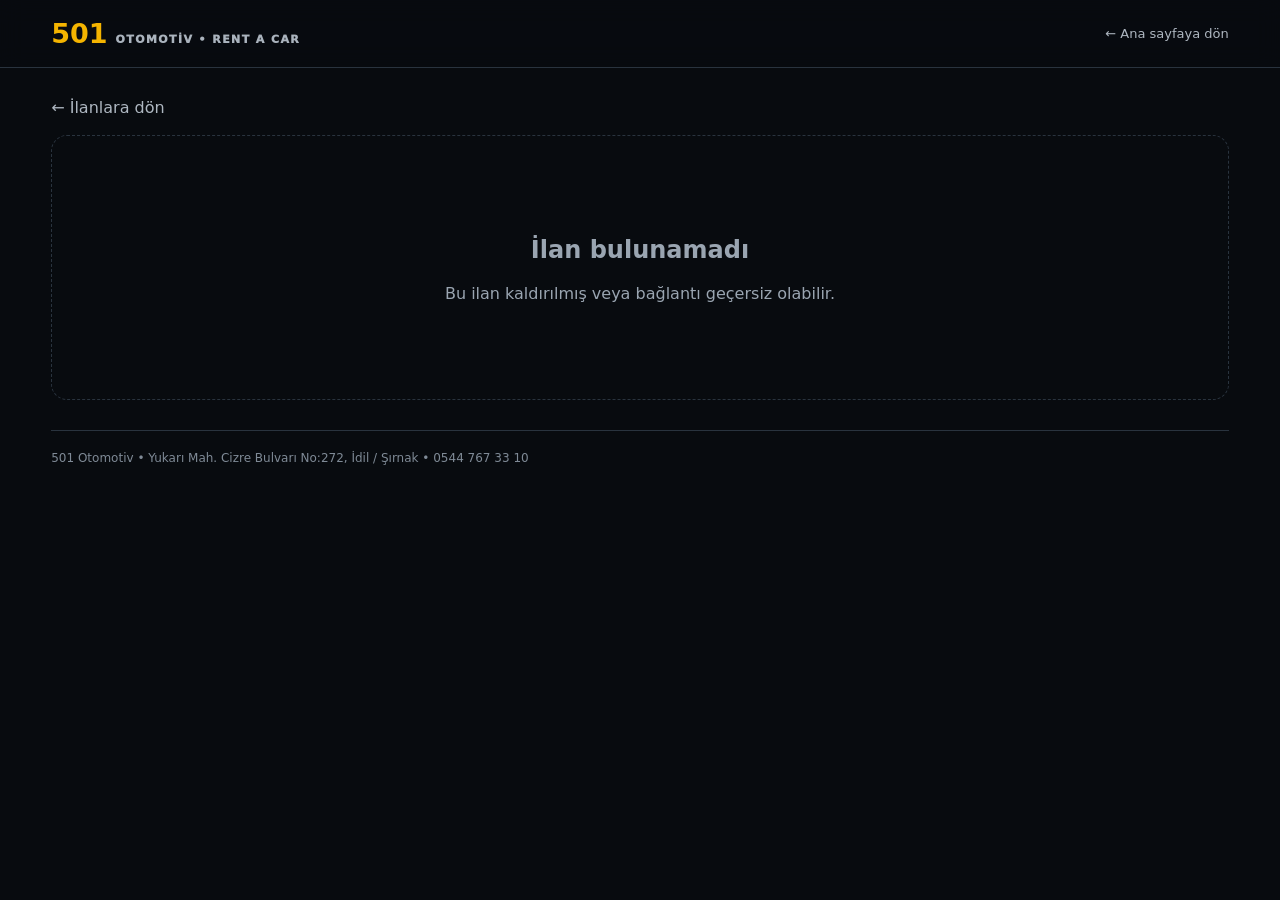
<file: detail.html>
<!doctype html>
<html lang="tr"><head><meta charset="utf-8"><meta name="viewport" content="width=device-width,initial-scale=1">
<title>501 Otomotiv - İlan Detayı</title>
<meta name="description" content="501 Otomotiv İdil araç kiralama, satılık araç ve emlak ilanı detayları.">
<style>
:root{--bg:#080b0f;--panel:#11171e;--line:#29333e;--text:#f4f6f8;--muted:#9aa5b1;--gold:#f4b400}
*{box-sizing:border-box}body{margin:0;background:var(--bg);color:var(--text);font-family:Inter,system-ui,-apple-system,Segoe UI,Arial,sans-serif}
a{color:inherit}.top{height:68px;border-bottom:1px solid var(--line);background:#080b0fee;backdrop-filter:blur(12px);display:flex;align-items:center}.wrap{width:min(1180px,92%);margin:auto}.nav{display:flex;justify-content:space-between;align-items:center}.logo{text-decoration:none;font-weight:950}.logo b{color:var(--gold);font-size:27px}.logo span{font-size:11px;color:#aab3bd;margin-left:8px;letter-spacing:1.4px}.home{color:#aeb7c1;text-decoration:none;font-size:13px}
.detail-wrap{padding:30px 0 70px}.back{display:inline-block;color:#aeb7c1;text-decoration:none;margin-bottom:18px}.detail-grid{display:grid;grid-template-columns:1.2fr .8fr;gap:24px;align-items:start}.gallery{background:#0e141a;border:1px solid var(--line);border-radius:18px;overflow:hidden}.main-photo{height:540px;display:grid;place-items:center;background:#10171e;position:relative}.main-photo img{width:100%;height:100%;object-fit:contain}.arrow{position:absolute;top:50%;transform:translateY(-50%);width:42px;height:42px;border:1px solid #ffffff28;background:#0009;color:white;border-radius:50%;cursor:pointer;font-size:20px}.prev{left:12px}.next{right:12px}.thumbs{display:flex;gap:8px;padding:10px;overflow:auto;border-top:1px solid var(--line)}.thumb{width:82px;height:62px;object-fit:cover;flex:0 0 auto;border:2px solid transparent;border-radius:8px;cursor:pointer}.thumb.active{border-color:var(--gold)}
.info{background:var(--panel);border:1px solid var(--line);border-radius:18px;padding:25px}.tag{display:inline-block;background:var(--gold);color:#111;padding:6px 9px;border-radius:999px;font-size:10px;font-weight:950}.info h1{font-size:38px;line-height:1.04;margin:13px 0}.price{color:var(--gold);font-size:25px;font-weight:950;margin:16px 0}.specs{display:grid;grid-template-columns:1fr 1fr;gap:9px}.spec{background:#0b1015;border:1px solid var(--line);border-radius:10px;padding:12px}.spec small{display:block;color:#7f8a96;font-size:10px}.spec b{display:block;margin-top:4px}.desc{color:#aab4bf;line-height:1.8;white-space:pre-line}.actions{display:flex;gap:9px;flex-wrap:wrap;margin-top:22px}.btn{display:inline-flex;align-items:center;justify-content:center;padding:12px 15px;border:1px solid var(--line);border-radius:9px;text-decoration:none;font-weight:850}.primary{background:var(--gold);color:#111;border-color:var(--gold)}.foot{border-top:1px solid var(--line);margin-top:30px;padding-top:20px;color:#7f8a96;font-size:12px}
.empty{padding:80px 20px;text-align:center;color:var(--muted);border:1px dashed var(--line);border-radius:16px}
@media(max-width:850px){.detail-grid{grid-template-columns:1fr}.main-photo{height:390px}.info h1{font-size:31px}}
@media(max-width:520px){.main-photo{height:270px}.specs{grid-template-columns:1fr}}
</style></head>
<body>
<header class="top"><div class="wrap nav"><a class="logo" href="index.html"><b>501</b><span>OTOMOTİV • RENT A CAR</span></a><a class="home" href="index.html">← Ana sayfaya dön</a></div></header>
<main class="wrap detail-wrap"><a class="back" href="index.html">← İlanlara dön</a><div id="app"></div>
<div class="foot">501 Otomotiv • Yukarı Mah. Cizre Bulvarı No:272, İdil / Şırnak • 0544 767 33 10</div></main>
<script>
const esc=v=>String(v??"").replace(/[&<>"']/g,m=>({"&":"&amp;","<":"&lt;",">":"&gt;",'"':"&quot;","'":"&#39;"}[m]));
const p=new URLSearchParams(location.search), type=p.get("type"), id=p.get("id");
let item=null, images=[], current=0;
function key(){return type==="rental"?"rentalVehicles":type==="sale"?"saleVehicles":"properties"}
function wa(){return "https://wa.me/905447673310?text="+encodeURIComponent("Merhaba 501 Otomotiv, "+(item?.title||"ilan")+" hakkında bilgi almak istiyorum.")}
function render(){
 if(!item){document.title="İlan bulunamadı | 501 Otomotiv";document.querySelector("#app").innerHTML='<div class="empty"><h2>İlan bulunamadı</h2><p>Bu ilan kaldırılmış veya bağlantı geçersiz olabilir.</p></div>';return}
 document.title=(item.title||"İlan")+" | 501 Otomotiv";
 const tag=type==="rental"?"KİRALIK ARAÇ":type==="sale"?"SATILIK ARAÇ":"EMLAK";
 const specs=type==="property"
 ? [["Gayrimenkul",item.type],["Alan",item.area?item.area+" m²":""],["Oda",item.rooms],["Kat",item.floor],["Konum",item.location]]
 : [["Model yılı",item.year],["Kilometre",item.km?item.km+" km":""],["Yakıt",item.fuel],["Vites",item.transmission]];
 const price=type==="rental"?`Günlük: ${esc(item.dailyPrice||"Bilgi için WhatsApp")}<br><small>Saatlik: ${esc(item.hourlyPrice||"Bilgi için WhatsApp")}</small>`:esc(item.price||"Fiyat bilgisi için iletişim");
 document.querySelector("#app").innerHTML=`<div class="detail-grid">
 <section class="gallery"><div class="main-photo" id="main">${images.length?`<img src="${esc(images[0])}" alt="${esc(item.title)}">`:"<div style='font-size:80px'>"+(type==="property"?"🏠":"🚗")+"</div>"}${images.length>1?'<button class="arrow prev" onclick="move(-1)">‹</button><button class="arrow next" onclick="move(1)">›</button>':""}</div>
 <div class="thumbs">${images.map((im,i)=>`<img class="thumb ${i===0?"active":""}" src="${esc(im)}" onclick="show(${i})">`).join("")}</div></section>
 <section class="info"><span class="tag">${tag}</span><h1>${esc(item.title)}</h1><div class="price">${price}</div>
 <div class="specs">${specs.filter(s=>s[1]).map(s=>`<div class="spec"><small>${esc(s[0])}</small><b>${esc(s[1])}</b></div>`).join("")}</div>
 <div class="detail-section"><h3>İlan hakkında</h3><p class="desc">${esc(item.description||"Detaylı bilgi için bizimle iletişime geçebilirsiniz.")}</p></div>
 <div class="actions"><a class="btn primary" href="${wa()}" target="_blank">💬 WhatsApp'tan Bilgi Al</a><a class="btn" href="tel:+905447673310">📞 0544 767 33 10</a></div>
 </section></div>`;
}
function show(i){current=i;const main=document.querySelector("#main");if(!main||!images.length)return;main.querySelector("img")?.remove();const im=document.createElement("img");im.src=images[i];im.alt=item.title||"";main.prepend(im);document.querySelectorAll(".thumb").forEach((x,n)=>x.classList.toggle("active",n===i))}
function move(d){show((current+d+images.length)%images.length)}
async function init(){try{const d=await fetch("data/site.json?"+Date.now()).then(r=>r.json());item=(d[key()]||[]).find(x=>x.id===id);images=Array.isArray(item?.images)?item.images:(item?.image?[item.image]:[]);render()}catch(e){document.querySelector("#app").innerHTML='<div class="empty">İlan bilgileri yüklenemedi.</div>'}}
init();
</script></body></html>
</file>
